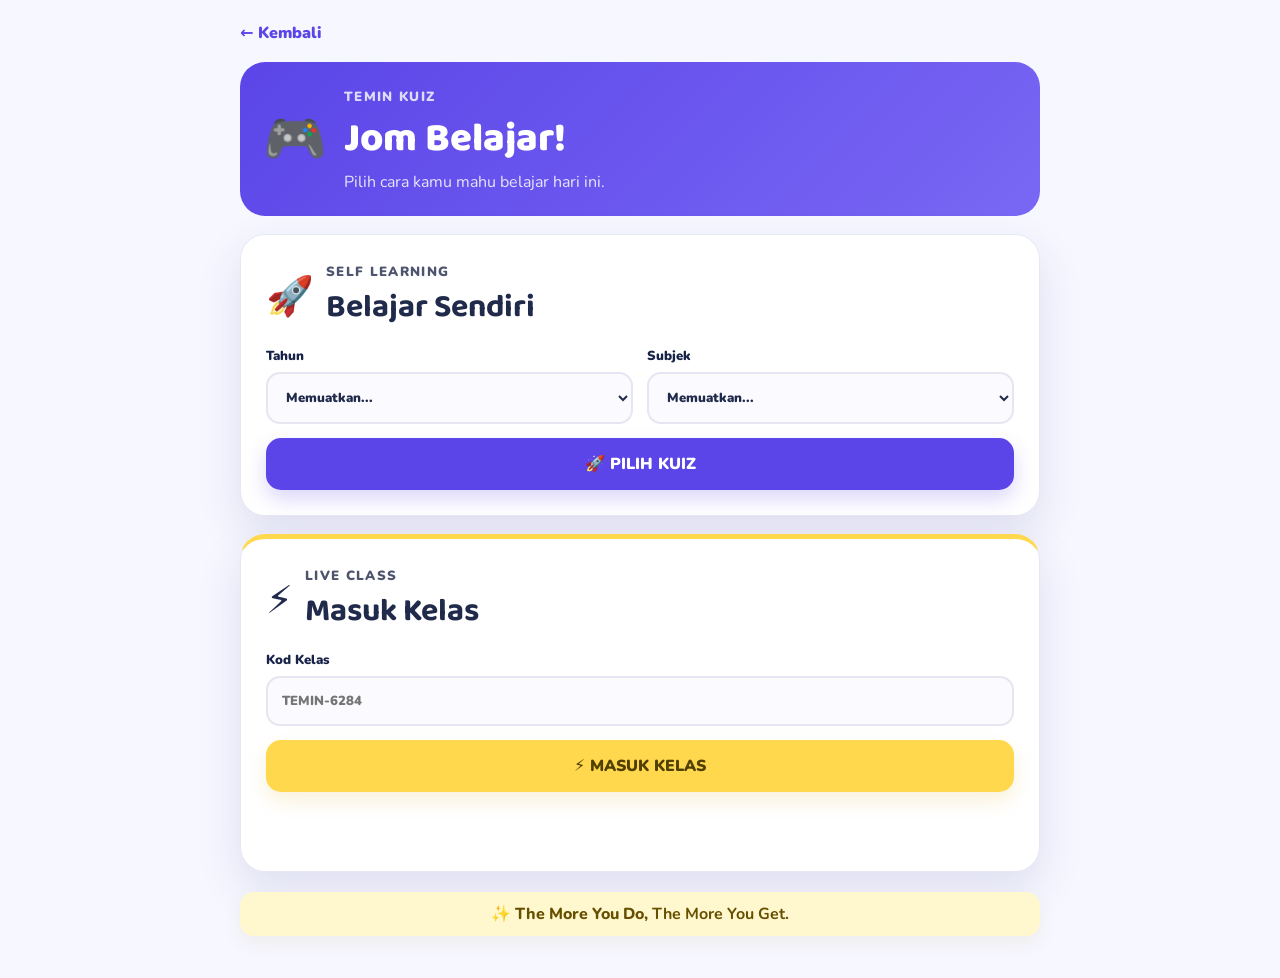
<file: student.html>
<!doctype html>
<html lang="ms">
<head><meta charset="utf-8"><meta name="viewport" content="width=device-width,initial-scale=1">
<title>Murid • TEMIN Kuiz</title><link rel="stylesheet" href="css/style.css"></head>
<body>
<main class="wrap student-page">
<a class="back" href="index.html">← Kembali</a>
<section class="student-head"><span>🎮</span><div><small>TEMIN KUIZ</small><h1 id="studentTitle">Jom Belajar!</h1><p id="studentIntro">Pilih cara kamu mahu belajar hari ini.</p></div></section>

<section id="selfPanel" class="student-panel">
 <div class="panel-title"><span>🚀</span><div><small>SELF LEARNING</small><h2>Belajar Sendiri</h2></div></div>
 <div class="form-grid">
  <label>Tahun<select id="studentYear"><option>Memuatkan...</option></select></label>
  <label>Subjek<select id="studentSubject"><option>Memuatkan...</option></select></label>
 </div>
 <button class="generate demo">🚀 PILIH KUIZ</button>
</section>

<section id="livePanel" class="student-panel live-panel">
 <div class="panel-title"><span>⚡</span><div><small>LIVE CLASS</small><h2>Masuk Kelas</h2></div></div>
 <form id="joinForm">
  <label>Kod Kelas<input id="classCode" maxlength="12" autocomplete="off" placeholder="TEMIN-6284"></label>
  <button class="generate yellow" type="submit">⚡ MASUK KELAS</button>
 </form>
 <p id="joinMessage" class="form-message"></p>
</section>
<div class="student-motto">✨ The More You Do, <b>The More You Get.</b></div>
</main>
<script src="js/config.js"></script>
<script src="js/student.js"></script>
</body></html>
</file>
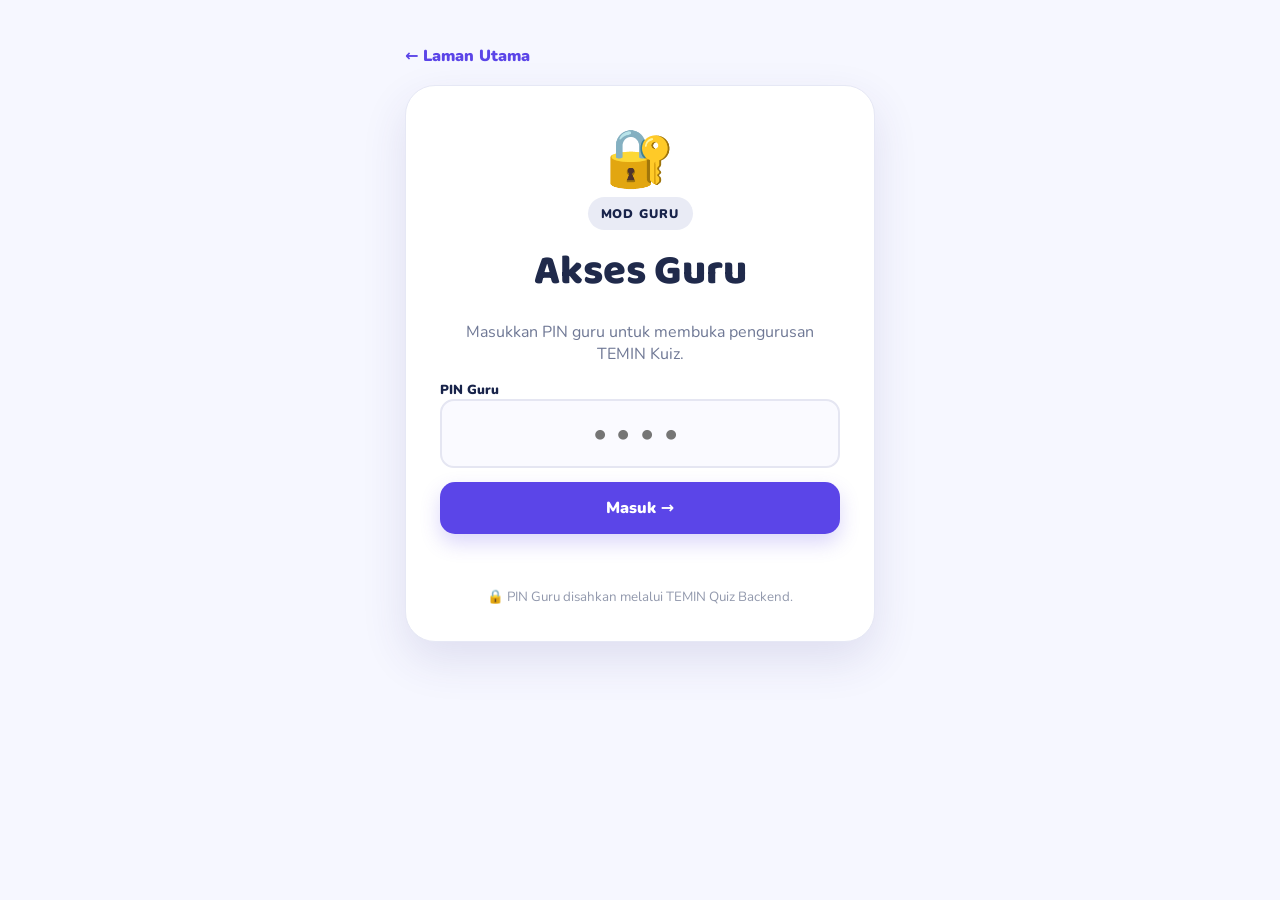
<file: teacher-login.html>
<!doctype html>
<html lang="ms">
<head><meta charset="utf-8"><meta name="viewport" content="width=device-width,initial-scale=1">
<title>Akses Guru • TEMIN Kuiz</title><link rel="stylesheet" href="css/style.css"></head>
<body>
<main class="narrow">
<a class="back" href="index.html">← Laman Utama</a>
<section class="login-card">
  <div class="lock">🔐</div>
  <span class="badge dark">MOD GURU</span>
  <h1>Akses Guru</h1>
  <p>Masukkan PIN guru untuk membuka pengurusan TEMIN Kuiz.</p>
  <form id="pinForm">
    <label for="pin">PIN Guru</label>
    <input id="pin" inputmode="numeric" maxlength="4" autocomplete="off" placeholder="••••">
    <button class="primary-btn" type="submit">Masuk →</button>
  </form>
  <p id="pinMessage" class="form-message"></p>
  <small class="security-note">🔒 PIN Guru disahkan melalui TEMIN Quiz Backend.</small>
</section>
</main>
<script src="js/config.js"></script>
<script src="js/login.js"></script>
</body></html>
</file>
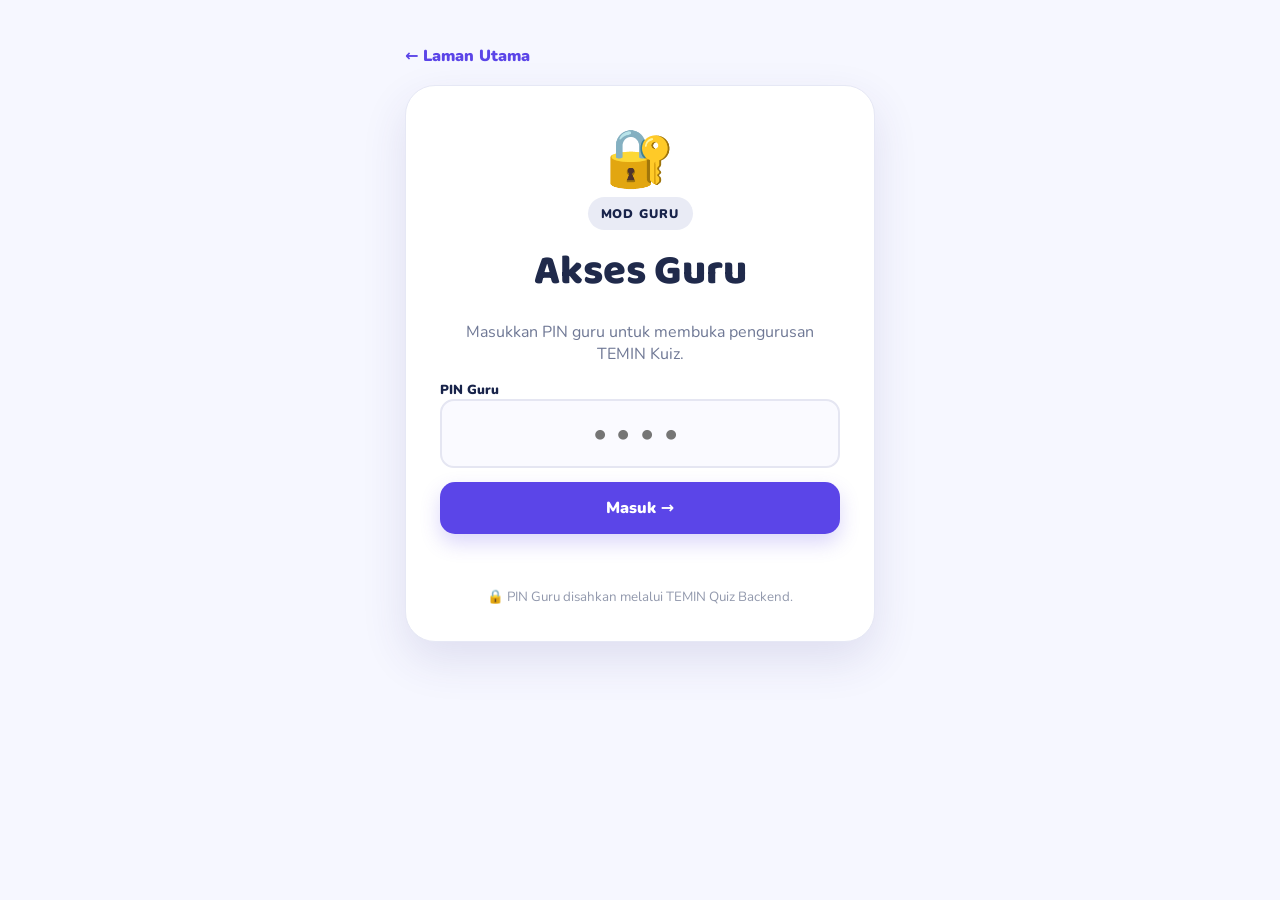
<file: teacher.html>
<!doctype html>
<html lang="ms">
<head><meta charset="utf-8"><meta name="viewport" content="width=device-width,initial-scale=1">
<title>Guru • TEMIN Kuiz</title><link rel="stylesheet" href="css/style.css"><link rel="stylesheet" href="css/teacher-002.3.1.css"><link rel="stylesheet" href="css/teacher-002.4.css"><link rel="stylesheet" href="css/teacher-002.5.css"></head>
<body>
<main class="wrap dashboard">
<nav class="topbar">
  <a class="brand" href="index.html"><img src="https://raw.githubusercontent.com/skteminofficial/assets/main/logos/logo-sk-temin.png" alt=""><span><b>TEMIN</b><small>KUIZ • GURU</small></span></a>
  <div class="teacher-actions"><span id="teacherChip" class="teacher-chip hidden"></span><button class="ghost-btn" id="logout">Keluar</button></div>
</nav>

<section class="teacher-hero">
  <div><span class="badge">✨ MODE MUDAH</span><h1>⚡ CIPTA KUIZ</h1>
  <p>Pilih topik, tetapkan keperluan dan jana. Semudah itu.</p></div>
  <div class="magic">⚡</div>
</section>

<section id="teacherProfileCard" class="profile-card hidden">
  <div class="profile-icon">👩‍🏫</div>
  <div class="profile-copy">
    <small>SETUP SEKALI SAHAJA</small>
    <h2>Siapa cikgu?</h2>
    <p>Masukkan nama. TEMIN akan ingat profil ini pada peranti ini.</p>
  </div>
  <form id="teacherProfileForm">
    <input id="teacherName" placeholder="Contoh: Cikgu Syah" autocomplete="name" required>
    <button class="primary-btn" type="submit">SIMPAN PROFIL</button>
  </form>
  <p id="profileMessage" class="form-message center"></p>
</section>

<section class="quick-card">
<form id="quickForm">
  <div class="form-grid">
    <label>Subjek<select id="subject" required><option value="">Memuatkan...</option></select></label>
    <label>Tahun<select id="year" required><option value="">Memuatkan...</option></select></label>
  </div>

  <div id="sourceStatus" class="source-status source-idle">
    <div>
      <b>📚 Sumber rasmi</b>
      <span id="sourceStatusText">Pilih Subjek + Tahun dahulu.</span>
    </div>
    <button type="button" id="sourceToggle" class="source-toggle hidden">Lihat sumber</button>
  </div>

  <div id="sourceDetails" class="source-details hidden">
    <a id="textbookLink" href="#" target="_blank" rel="noopener">📘 Buku Teks</a>
    <a id="dskpLink" href="#" target="_blank" rel="noopener">📗 DSKP</a>
  </div>

  <div class="form-grid">
    <label class="wide">Unit / Topik
      <select id="topic" required disabled>
        <option value="">Pilih Subjek + Tahun dahulu</option>
      </select>
    </label>

    <label id="manualTopicWrap" class="wide hidden">Topik lain
      <input id="manualTopic" placeholder="Taip topik jika belum ada dalam senarai">
    </label>

    <label id="questionCountWrap">Bilangan Soalan
      <select id="questionCount"><option>10</option><option selected>15</option><option>20</option><option>25</option><option>30</option></select>
    </label>

    <label id="questionsPerTopicWrap" class="hidden">Soalan setiap topik
      <select id="questionsPerTopic">
        <option value="5">5</option><option value="10">10</option><option value="15">15</option><option value="AUTO" selected>Auto</option>
      </select>
    </label>
  </div>

  <button class="generate" type="submit">✨ JANA KUIZ</button>
  <button class="advanced" type="button" id="advanced">⚙ Tetapan Lanjut <span>▾</span></button>
  <div id="advancedPanel" class="advanced-panel hidden">
    <p>Aras, mod, timer, shuffle, tema dan pengayaan akan masuk di sini tanpa mengganggu Mode Mudah.</p>
  </div>
</form>
<p id="teacherMessage" class="form-message center"></p>
<div id="aiProgress" class="ai-progress hidden"><div class="ai-spinner"></div><div><b id="aiProgressTitle">TEMIN sedang menjana soalan...</b><small id="aiProgressText">Gemini sedang membina soalan dan menyimpannya sebagai Draf AI. Jangan tutup halaman ini.</small></div></div>
<div id="pilotResume" class="pilot-card hidden"><b>🧪 Draf pilot dikesan</b><span id="pilotResumeText"></span><br><button type="button" id="pilotResumeBtn">SAMBUNG DRAF INI</button></div>

</section>


<section id="previewSection" class="preview-section hidden">
  <div class="preview-head"><div><span class="badge">🧠 DRAF AI</span><h2>Preview & Edit</h2><p>Semak soalan sebelum diterbitkan kepada murid.</p><div id="previewMeta" class="preview-meta"></div></div></div>
  <div id="questionList" class="question-list"></div>
  <div class="publish-bar"><div><b id="verifyCount">0/0 soalan disahkan</b><br><small>Simpan perubahan dan sahkan soalan yang telah disemak.</small></div><button id="publishQuizBtn" class="publish-btn" type="button">✅ SAHKAN & TERBITKAN</button></div>
</section>

<section class="shortcut-grid">
 <button><span>📁</span><b>Kuiz Saya</b><small>Kuiz yang pernah dijana</small></button>
 <button><span>🏫</span><b>Bank Sekolah</b><small>Guna semula kuiz tersedia</small></button>
 <button><span>🎮</span><b>Mulakan Sesi</b><small>Jana kod kelas</small></button>
</section>
</main>
<script src="js/config.js"></script>
<script src="js/teacher.js"></script>
</body></html>
</file>
<file: css/style.css>
@import url('https://fonts.googleapis.com/css2?family=Baloo+2:wght@600;700;800&family=Nunito:wght@500;600;700;800;900&display=swap');
:root{--purple:#5b45e8;--purple2:#7967f4;--navy:#18234a;--blue:#36a9e8;--cyan:#58d5d2;--yellow:#ffd84d;--orange:#ff9e45;--pink:#ff6fae;--green:#43cc8b;--ink:#202a4b;--muted:#6f7895;--bg:#f6f7ff;--card:#fff;--line:#e6e8f5;--shadow:0 18px 45px rgba(55,47,128,.12)}
*{box-sizing:border-box}body{margin:0;font-family:"Nunito",system-ui,sans-serif;color:var(--ink);background:var(--bg);min-height:100vh}a{text-decoration:none;color:inherit}button,input,select{font:inherit}.wrap{width:min(1100px,92%);margin:auto;padding:22px 0 42px}.narrow{width:min(470px,91%);margin:auto;padding:45px 0}.topbar{display:flex;align-items:center;justify-content:space-between;gap:16px}.brand{display:flex;align-items:center;gap:10px}.brand img{width:52px;height:52px;object-fit:contain;background:#fff;border-radius:14px;padding:4px;box-shadow:0 7px 20px rgba(50,40,110,.1)}.brand span{display:grid;line-height:.9}.brand b{font-family:"Baloo 2";font-size:1.5rem;color:var(--purple)}.brand small{font-weight:900;letter-spacing:.13em;color:var(--muted)}.teacher-link,.ghost-btn{border:1px solid var(--line);background:#fff;padding:10px 15px;border-radius:999px;font-weight:900;color:var(--navy);box-shadow:0 6px 18px rgba(40,35,90,.06);cursor:pointer}.hero-home{display:grid;grid-template-columns:1.15fr .85fr;align-items:center;min-height:410px;padding:38px 0 22px}.badge{display:inline-flex;background:#ebe8ff;color:var(--purple);padding:8px 13px;border-radius:999px;font-size:.78rem;font-weight:900;letter-spacing:.08em}.badge.dark{background:#e9ebf5;color:var(--navy)}.hero-copy h1,.teacher-hero h1,.login-card h1,.student-head h1{font-family:"Baloo 2";font-weight:800}.hero-copy h1{font-size:clamp(3.4rem,7.4vw,6.1rem);line-height:.83;margin:20px 0 18px;letter-spacing:-.035em}.hero-copy h1 em{font-style:normal;color:var(--purple)}.lead{font-size:1.1rem;color:var(--muted);max-width:580px;line-height:1.6}.motto,.student-motto{display:inline-block;margin-top:14px;padding:11px 15px;border-radius:14px;background:#fff7ce;color:#665000;font-weight:800;box-shadow:0 7px 18px rgba(150,115,0,.08)}.hero-art{display:grid;place-items:center}.orb{width:min(330px,70vw);aspect-ratio:1;border-radius:42% 58% 62% 38%/48% 42% 58% 52%;background:linear-gradient(145deg,#6c55f0,#9d8cff);position:relative;display:grid;place-items:center;box-shadow:0 30px 60px rgba(91,69,232,.28);animation:blob 7s ease-in-out infinite}.brain{font-size:7rem;filter:drop-shadow(0 12px 10px rgba(34,24,90,.2));animation:floaty 3s ease-in-out infinite}.orb span{position:absolute;font-size:2rem}.s1{top:16%;left:9%}.s2{right:10%;bottom:19%}.bolt{right:5%;top:27%}.target{left:9%;bottom:16%}@keyframes blob{50%{border-radius:58% 42% 38% 62%/42% 56% 44% 58%}}@keyframes floaty{50%{transform:translateY(-9px) rotate(2deg)}}.play-grid{display:grid;grid-template-columns:1fr 1fr;gap:18px}.play-card{border-radius:27px;padding:25px;display:flex;gap:20px;align-items:center;box-shadow:var(--shadow);transition:.2s transform}.play-card:hover{transform:translateY(-4px)}.play-card.self{background:linear-gradient(135deg,#5b45e8,#7d69f5);color:#fff}.play-card.live{background:linear-gradient(135deg,#ffd84d,#ffb946);color:#443600}.play-icon{width:76px;height:76px;flex:0 0 auto;border-radius:22px;display:grid;place-items:center;font-size:2.5rem;background:rgba(255,255,255,.2)}.play-card .mini{font-size:.7rem;font-weight:900;letter-spacing:.08em;opacity:.8}.play-card h2{font-family:"Baloo 2";font-size:2rem;line-height:1;margin:5px 0}.play-card p{margin:0 0 13px;line-height:1.45;opacity:.88}.play-card b{font-size:.82rem;letter-spacing:.05em}.rewards{margin-top:20px;display:grid;grid-template-columns:repeat(3,1fr);gap:12px}.rewards div{background:#fff;border:1px solid var(--line);border-radius:18px;padding:15px;display:grid;grid-template-columns:auto 1fr;column-gap:10px;box-shadow:0 7px 22px rgba(50,45,100,.05)}.rewards span{grid-row:1/3;font-size:1.7rem}.rewards b{font-size:.9rem}.rewards small{color:var(--muted)}footer{text-align:center;padding:30px 0 0;display:flex;justify-content:center;gap:9px;flex-wrap:wrap;color:var(--muted);font-size:.78rem;letter-spacing:.06em}.float{position:fixed;font-family:"Baloo 2";font-weight:900;opacity:.08;z-index:-1}.f1{font-size:5rem;top:15%;left:2%;transform:rotate(-15deg)}.f2{font-size:7rem;right:2%;top:7%}.f3{font-size:6rem;left:6%;bottom:8%}.f4{font-size:8rem;right:5%;bottom:2%}.back{display:inline-block;margin-bottom:18px;font-weight:900;color:var(--purple)}.login-card{background:#fff;border:1px solid var(--line);border-radius:30px;padding:34px;box-shadow:var(--shadow);text-align:center}.lock{font-size:3.5rem}.login-card h1{font-size:2.6rem;margin:8px 0 3px}.login-card>p{color:var(--muted)}label{display:grid;gap:7px;text-align:left;font-size:.82rem;font-weight:900;color:var(--navy);margin-top:14px}input,select{width:100%;border:2px solid #e5e6f2;background:#fafaff;border-radius:14px;padding:14px;outline:none;color:var(--ink)}input:focus,select:focus{border-color:#9c8ff4;box-shadow:0 0 0 4px #eeecff}.login-card input{text-align:center;font-size:1.7rem;letter-spacing:.35em}.primary-btn,.generate{width:100%;border:0;border-radius:15px;background:var(--purple);color:#fff;padding:15px;margin-top:14px;font-weight:900;cursor:pointer;box-shadow:0 9px 20px rgba(91,69,232,.22)}.security-note{display:block;color:#9299ad;margin-top:16px;line-height:1.4}.form-message{min-height:22px;font-weight:800;color:#d64c68}.center{text-align:center}.teacher-hero{margin-top:28px;background:linear-gradient(135deg,#252153,#5b45e8);border-radius:28px;color:#fff;padding:28px 32px;display:flex;justify-content:space-between;align-items:center}.teacher-hero h1{font-size:2.8rem;margin:8px 0 0}.teacher-hero p{margin:0;opacity:.85}.magic{font-size:4.5rem}.quick-card,.student-panel{margin-top:18px;background:#fff;border:1px solid var(--line);border-radius:25px;padding:25px;box-shadow:var(--shadow)}.form-grid{display:grid;grid-template-columns:1fr 1fr;gap:0 14px}.form-grid .wide{grid-column:1/-1}.generate{font-size:1rem}.advanced{display:block;margin:14px auto 0;border:0;background:none;color:var(--muted);font-weight:800;cursor:pointer}.advanced-panel{margin-top:12px;background:#f5f4ff;border-radius:14px;padding:13px;color:var(--muted);font-size:.9rem}.hidden{display:none!important}.shortcut-grid{display:grid;grid-template-columns:repeat(3,1fr);gap:13px;margin-top:16px}.shortcut-grid button{background:#fff;border:1px solid var(--line);border-radius:19px;padding:18px;text-align:left;display:grid;gap:5px;cursor:pointer;color:var(--ink)}.shortcut-grid span{font-size:1.8rem}.shortcut-grid small{color:var(--muted)}.student-page{max-width:800px}.student-head{display:flex;align-items:center;gap:17px;background:linear-gradient(135deg,#5b45e8,#7967f4);color:#fff;padding:23px;border-radius:25px}.student-head>span{font-size:3.2rem}.student-head small,.panel-title small{font-weight:900;letter-spacing:.1em;opacity:.8}.student-head h1{font-size:2.5rem;margin:0}.student-head p{margin:0;opacity:.85}.panel-title{display:flex;align-items:center;gap:12px}.panel-title>span{font-size:2.4rem}.panel-title h2{font-family:"Baloo 2";font-size:2rem;margin:0}.live-panel{border-top:5px solid var(--yellow)}.yellow{background:var(--yellow);color:#514000;box-shadow:0 9px 20px rgba(220,170,0,.16)}.student-motto{display:block;text-align:center;margin:20px auto 0}.ghost-btn{font-size:.8rem}@media(max-width:760px){.hero-home{grid-template-columns:1fr;min-height:0;padding-top:45px}.hero-art{display:none}.hero-copy{text-align:center}.hero-copy .lead{margin-left:auto;margin-right:auto}.play-grid{grid-template-columns:1fr}.rewards{grid-template-columns:1fr}.play-card{text-align:left}.teacher-hero{padding:23px}.magic{font-size:3rem}.shortcut-grid{grid-template-columns:1fr}.form-grid{grid-template-columns:1fr}.form-grid .wide{grid-column:auto}}@media(max-width:470px){.wrap{width:91%}.brand img{width:45px;height:45px}.teacher-link{padding:9px 12px;font-size:.8rem}.hero-copy h1{font-size:3.5rem}.play-card{align-items:flex-start;padding:21px}.play-icon{width:60px;height:60px;font-size:2rem}.play-card h2{font-size:1.65rem}.login-card{padding:26px 20px}.teacher-hero h1{font-size:2.2rem}.student-head h1{font-size:2rem}}
/* Build 001.2 — UI polish */
.site-footer{display:grid;gap:5px;text-align:center;padding-top:32px;color:var(--muted)}
.site-footer div{display:flex;justify-content:center;gap:7px;flex-wrap:wrap}
.site-footer small{font-size:.72rem;font-weight:800;letter-spacing:.035em;color:#8e94aa}

button:disabled{opacity:.62;cursor:wait;transform:none!important}
</file>
<file: css/teacher-002.3.1.css>
/* Build 002.3.1 â€” Curriculum Source + Teacher Profile */
.teacher-actions{display:flex;align-items:center;gap:9px}
.teacher-chip{display:inline-flex;align-items:center;padding:9px 12px;border-radius:999px;background:#ebe8ff;color:var(--purple);font-size:.78rem;font-weight:900}
.profile-card{margin-top:18px;background:linear-gradient(135deg,#fff,#f4f1ff);border:2px solid #ddd7ff;border-radius:25px;padding:22px;box-shadow:var(--shadow);display:grid;grid-template-columns:auto 1fr minmax(260px,360px);gap:18px;align-items:center}
.profile-icon{width:62px;height:62px;border-radius:20px;display:grid;place-items:center;font-size:2rem;background:#ebe8ff}
.profile-copy small{font-size:.68rem;font-weight:900;letter-spacing:.09em;color:var(--purple)}
.profile-copy h2{font-family:"Baloo 2";font-size:1.65rem;margin:2px 0}
.profile-copy p{margin:0;color:var(--muted);font-size:.88rem}
.profile-card form{display:grid;grid-template-columns:1fr auto;gap:8px}
.profile-card form .primary-btn{width:auto;margin:0;padding-inline:18px}
.profile-card input{margin:0}
.profile-card .form-message{grid-column:1/-1;margin:0}

.source-status{margin:17px 0 3px;border-radius:17px;padding:14px 15px;display:flex;align-items:center;justify-content:space-between;gap:14px;border:1px solid var(--line);transition:.2s}
.source-status>div{display:grid;gap:2px}
.source-status b{font-size:.86rem}
.source-status span{font-size:.83rem}
.source-idle{background:#f7f8fc;color:var(--muted)}
.source-loading{background:#fff9dc;border-color:#f1df86;color:#715e00}
.source-success{background:#eafbf3;border-color:#b8efd3;color:#14764b}
.source-error{background:#fff0f2;border-color:#ffc7d0;color:#b93f56}
.source-toggle{border:0;border-radius:999px;background:#fff;padding:8px 11px;font-size:.75rem;font-weight:900;color:inherit;cursor:pointer;box-shadow:0 3px 10px rgba(30,35,70,.07)}
.source-details{display:grid;grid-template-columns:1fr 1fr;gap:10px;margin:9px 0 4px}
.source-details a{display:flex;justify-content:center;align-items:center;padding:12px;border-radius:14px;background:#f8f8ff;border:1px solid var(--line);font-size:.82rem;font-weight:900;color:var(--purple)}
.disabled-link{pointer-events:none;opacity:.45}

@media(max-width:760px){
  .profile-card{grid-template-columns:auto 1fr}
  .profile-card form{grid-column:1/-1}
}
@media(max-width:520px){
  .teacher-chip{display:none}
  .profile-card{grid-template-columns:1fr;text-align:center}
  .profile-icon{margin:auto}
  .profile-card form{grid-template-columns:1fr}
  .source-status{align-items:flex-start}
  .source-details{grid-template-columns:1fr}
}
</file>
<file: css/teacher-002.4.css>
/* Build 002.4 Topic Master */
#topic:disabled{opacity:.68;cursor:wait}
#manualTopicWrap{animation:topicIn .18s ease-out}
@keyframes topicIn{from{opacity:0;transform:translateY(-4px)}to{opacity:1;transform:none}}
</file>
<file: css/teacher-002.5.css>
/* TEMIN Kuiz Frontend Build 002.5 — AI Generation + Preview */
.ai-progress{margin-top:18px;padding:18px;border:1px solid #dedafc;border-radius:18px;background:#faf9ff;display:flex;gap:14px;align-items:flex-start}
.ai-progress.hidden,.preview-section.hidden{display:none!important}.ai-spinner{width:34px;height:34px;border:4px solid #ddd8ff;border-top-color:#5b43ea;border-radius:50%;animation:spin .9s linear infinite;flex:none}@keyframes spin{to{transform:rotate(360deg)}}
.ai-progress b{display:block;margin-bottom:4px}.ai-progress small{color:#6d6a7c;line-height:1.45}
.preview-section{margin-top:26px}.preview-head{display:flex;gap:14px;justify-content:space-between;align-items:flex-start;margin-bottom:14px}.preview-head h2{margin:0 0 5px}.preview-head p{margin:0;color:#716d82}.preview-meta{display:flex;gap:8px;flex-wrap:wrap;margin-top:10px}.meta-pill{font-size:.8rem;padding:6px 10px;border-radius:999px;background:#f1efff;color:#4c3cc7;font-weight:800}.question-list{display:grid;gap:14px}
.question-card{border:1px solid #e6e3f7;border-radius:18px;background:#fff;padding:18px;box-shadow:0 8px 24px rgba(52,41,120,.06)}.question-top{display:flex;justify-content:space-between;gap:10px;align-items:center;margin-bottom:12px}.q-number{font-weight:900;color:#4c3cc7}.q-badges{display:flex;gap:6px;flex-wrap:wrap}.q-badge{font-size:.72rem;padding:5px 8px;border-radius:999px;background:#f5f3ff;color:#5b4bc3;font-weight:800}.q-badge.verified{background:#eafaf0;color:#128243}.question-card textarea,.question-card input,.question-card select{width:100%;box-sizing:border-box;border:1px solid #ddd9ef;border-radius:12px;padding:10px 12px;font:inherit;background:#fff}.question-card textarea{min-height:74px;resize:vertical}.edit-grid{display:grid;grid-template-columns:1fr 1fr;gap:10px}.edit-grid .wide{grid-column:1/-1}.option-row{display:grid;grid-template-columns:42px 1fr;gap:8px;align-items:center}.option-label{width:34px;height:34px;border-radius:9px;display:grid;place-items:center;background:#f1efff;color:#503ed1;font-weight:900}.question-actions{display:flex;gap:8px;flex-wrap:wrap;margin-top:12px}.mini-btn{border:0;border-radius:10px;padding:9px 12px;font-weight:800;cursor:pointer}.mini-btn.save{background:#5b43ea;color:#fff}.mini-btn.verify{background:#e9f9ef;color:#117b3f}.mini-btn.secondary{background:#f3f1fa;color:#554f68}.mini-btn:disabled{opacity:.55;cursor:not-allowed}.publish-bar{position:sticky;bottom:10px;margin-top:18px;padding:12px;border-radius:16px;background:rgba(255,255,255,.96);border:1px solid #e4e1f4;box-shadow:0 10px 30px rgba(52,41,120,.12);display:flex;justify-content:space-between;gap:12px;align-items:center}.publish-bar small{color:#69667b}.publish-btn{border:0;border-radius:12px;padding:12px 18px;background:#171329;color:white;font-weight:900;cursor:pointer}.publish-btn:disabled{opacity:.55;cursor:not-allowed}.pilot-card{margin-top:14px;padding:14px 16px;border-radius:14px;background:#fff7df;border:1px solid #f1d98c}.pilot-card b{display:block;margin-bottom:3px}.pilot-card button{margin-top:8px;border:0;border-radius:10px;padding:9px 12px;background:#6a4ff4;color:#fff;font-weight:800;cursor:pointer}@media(max-width:720px){.preview-head{display:block}.edit-grid{grid-template-columns:1fr}.edit-grid .wide{grid-column:auto}.publish-bar{align-items:flex-start;flex-direction:column}.publish-btn{width:100%}}
</file>
